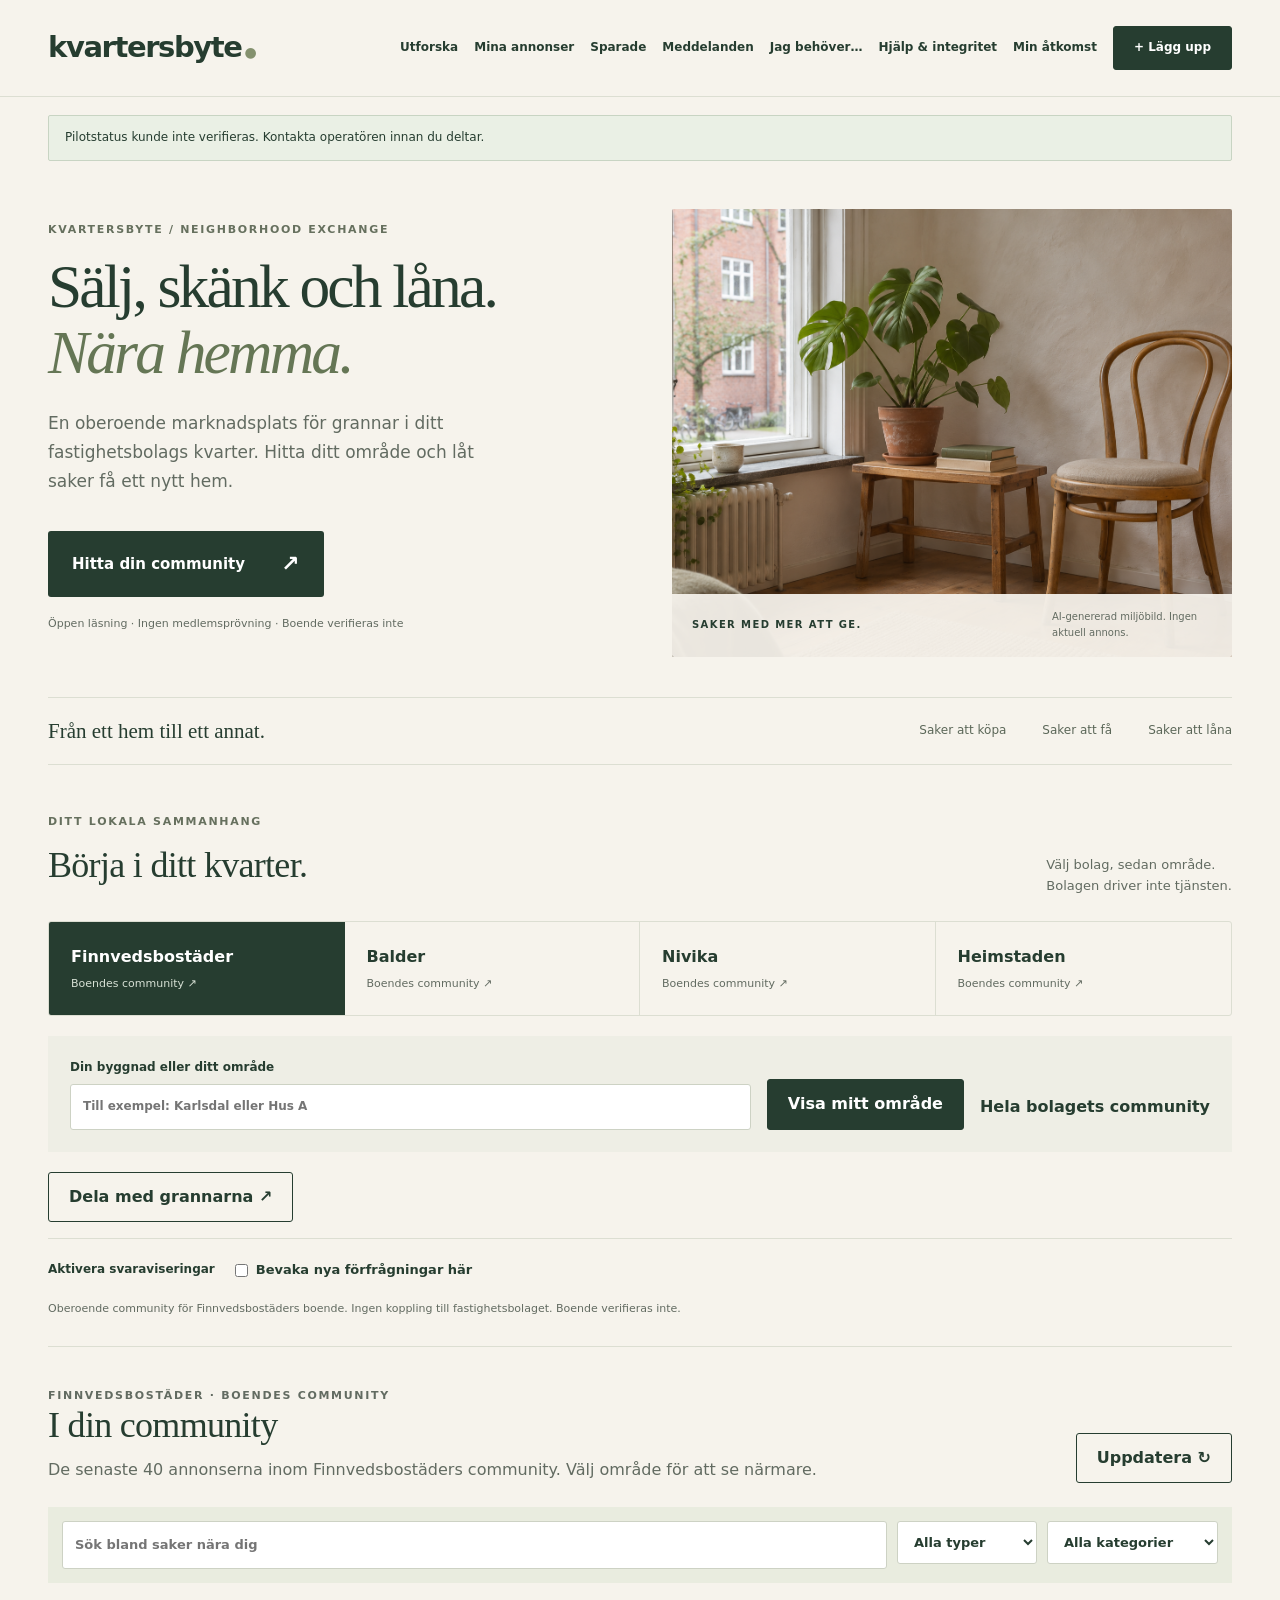
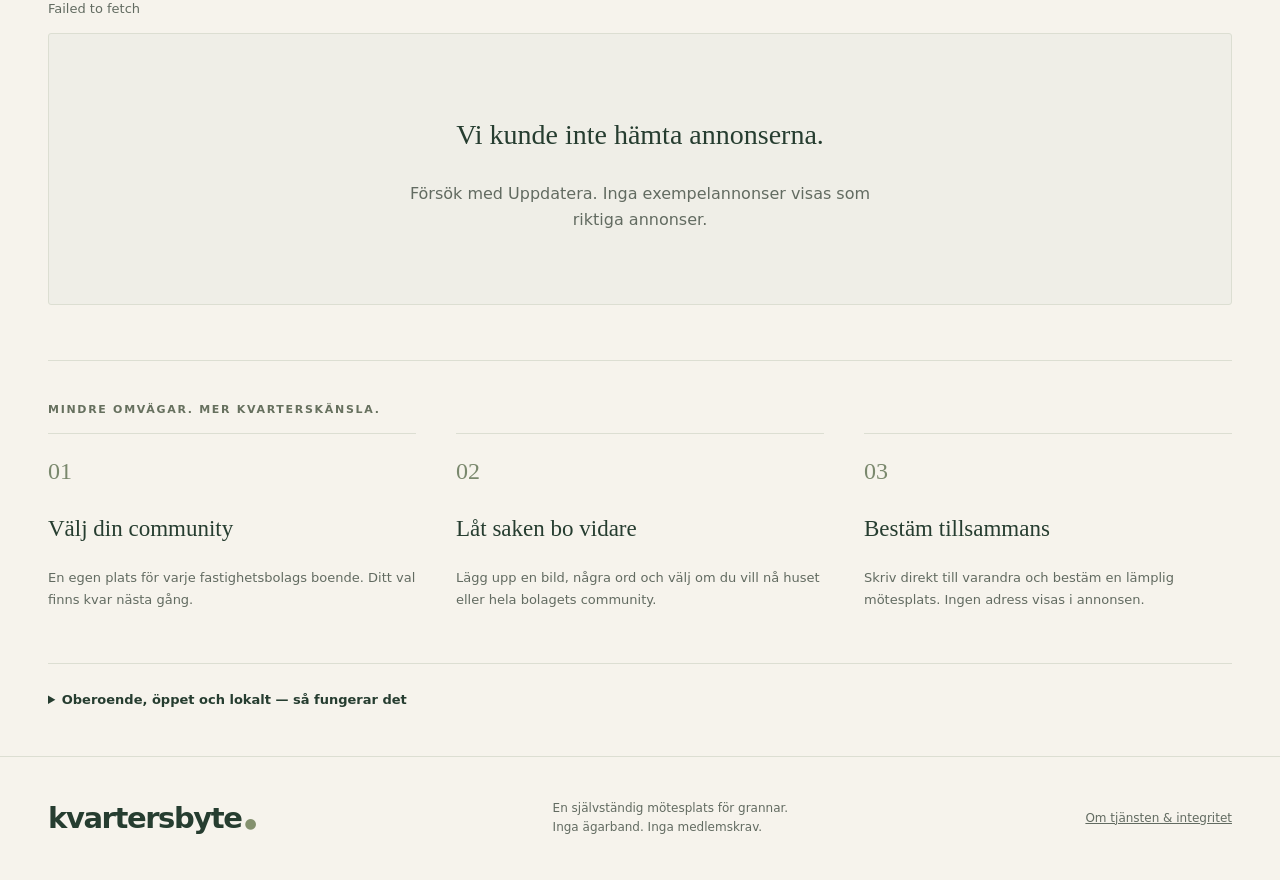
<file: index.html>
<!doctype html>
<html lang="sv"><head><meta charset="utf-8"><meta name="viewport" content="width=device-width,initial-scale=1"><meta name="referrer" content="no-referrer"><meta name="theme-color" content="#183d38"><meta name="description" content="Din fastighet. Dina grannar. En oberoende plats för att sälja, skänka, låna och hjälpa varandra nära hemmet."><title>Kvartersbyte — för grannar, av grannar</title><link rel="stylesheet" href="community.css?v=photographic-1"></head>
<body><header><a class="brand" href="/">kvartersbyte<span>●</span></a><button id="menuToggle" class="outline menu-toggle" aria-expanded="false" aria-controls="mainNav">Meny</button><nav id="mainNav" aria-label="Huvudmeny"><button id="browseNav" class="textbutton">Utforska</button><button id="mineNav" class="textbutton">Mina annonser</button><button id="savedNav" class="textbutton">Sparade</button><button id="inboxNav" class="textbutton">Meddelanden</button><button id="requestNav" class="textbutton">Jag behöver…</button><button id="supportNav" class="textbutton">Hjälp & integritet</button><button id="accessNav" class="textbutton">Min åtkomst</button><button class="primary" id="createNav">+ Lägg upp</button></nav></header>
<main><aside id="pilotBanner" class="pilot-banner" role="status">Hämtar pilotstatus…</aside><section class="hero"><div class="hero-copy"><p class="eyebrow">KVARTERSBYTE / NEIGHBORHOOD EXCHANGE</p><h1>Sälj, skänk och låna.<br><em>Nära hemma.</em></h1><p class="lead">En oberoende marknadsplats för grannar i ditt fastighetsbolags kvarter. Hitta ditt område och låt saker få ett nytt hem.</p><a class="hero-link" href="#community">Hitta din community <span aria-hidden="true">↗</span></a><p class="hero-note">Öppen läsning · Ingen medlemsprövning · Boende verifieras inte</p></div><figure class="hero-photo"><img src="neighborhood.png" width="1536" height="1024" fetchpriority="high" alt="En trästol, ett litet bord och gröna växter i ett ljust, illustrativt hemmiljömotiv"><figcaption><span>SAKER MED MER ATT GE.</span><small>AI-genererad miljöbild. Ingen aktuell annons.</small></figcaption></figure></section><div class="purpose-strip"><p>Från ett hem till ett annat.</p><span>Saker att köpa</span><span>Saker att få</span><span>Saker att låna</span></div>
<section class="community" id="community"><div class="sectionheading"><div><p class="eyebrow">DITT LOKALA SAMMANHANG</p><h2>Börja i ditt kvarter.</h2></div><p>Välj bolag, sedan område.<br>Bolagen driver inte tjänsten.</p></div><datalist id="areaSuggestions"></datalist><div id="companies" class="company-grid" aria-label="Fastighetsbolag"></div><div class="location-bar"><label>Din byggnad eller ditt område<input list="areaSuggestions" id="building" maxlength="80" placeholder="Till exempel: Karlsdal eller Hus A" autocomplete="off"></label><button id="saveBuilding" class="primary">Visa mitt område</button><button id="allBuildings" class="textbutton">Hela bolagets community</button></div><div class="share-community"><button id="shareCommunity" class="outline">Dela med grannarna ↗</button><span id="shareStatus" role="status" aria-live="polite"></span></div><div class="return-controls"><button id="notifyButton" class="textbutton">Aktivera svaraviseringar</button><label class="checklabel"><input id="watchRequests" type="checkbox"> Bevaka nya förfrågningar här</label><span id="notifyStatus" role="status"></span></div><p id="affiliation" class="affiliation"></p></section>
<section id="feedSection"><div class="feedheading"><div><p class="eyebrow" id="feedEyebrow">DIN COMMUNITY</p><h2 id="feedTitle">Nära dig</h2><p id="feedSubtitle"></p></div><button id="refresh" class="outline">Uppdatera ↻</button></div><div class="toolbar"><label class="searchlabel"><span class="sr-only">Sök annonser</span><input type="search" id="search" placeholder="Sök bland saker nära dig"></label><label><span class="sr-only">Typ av annons</span><select id="kindFilter"><option value="">Alla typer</option><option value="sell">Säljes</option><option value="give">Skänkes</option><option value="lend">Lånas ut</option><option value="wanted">Sökes</option></select></label><label><span class="sr-only">Kategori</span><select id="categoryFilter"><option value="">Alla kategorier</option><option value="furniture">Möbler</option><option value="home">Hem & inredning</option><option value="tools">Verktyg</option><option value="plants">Växter</option><option value="kids">Barn & fritid</option><option value="other">Övrigt</option></select></label></div><p id="status" role="status" aria-live="polite"></p><div id="requestBoard"></div><div id="listings" class="listing-grid"></div></section>
<section id="inboxSection" hidden><div class="feedheading"><div><p class="eyebrow">BARA MELLAN ER</p><h2>Meddelanden</h2><p>Nya svar markeras automatiskt medan sidan är öppen. Ingen e-post eller push skickas.</p></div><button id="refreshInbox" class="outline">Uppdatera ↻</button></div><div id="threads"></div></section>
<section class="how"><p class="eyebrow">MINDRE OMVÄGAR. MER KVARTERSKÄNSLA.</p><div class="how-grid"><article><span>01</span><h3>Välj din community</h3><p>En egen plats för varje fastighetsbolags boende. Ditt val finns kvar nästa gång.</p></article><article><span>02</span><h3>Låt saken bo vidare</h3><p>Lägg upp en bild, några ord och välj om du vill nå huset eller hela bolagets community.</p></article><article><span>03</span><h3>Bestäm tillsammans</h3><p>Skriv direkt till varandra och bestäm en lämplig mötesplats. Ingen adress visas i annonsen.</p></article></div></section>
<details id="about"><summary>Oberoende, öppet och lokalt — så fungerar det</summary><p>Kvartersbyte utvecklas och drivs självständigt av Christo van Zyl. Tjänsten är inte ansluten till, beställd av eller godkänd av Finnvedsbostäder, Balder, Nivika eller Heimstaden. Bolagsnamnen används för att hjälpa boende hitta varandra. Vi använder inte bolagens logotyper.</p><p>Vem som helst kan välja en community. Vi kontrollerar inte hyresavtal eller om en person bor där. Annonser är offentligt läsbara via communityn; ett område är ett filter, inte en åtkomstspärr. Lägg aldrig ut portkod, lägenhetsnummer, personnummer eller exakt hemadress.</p><p>Vi sparar ditt communityval och en privat nyckel i webbläsaren. Nyckeln ger tillgång till dina annonser och meddelanden på denna enhet. Spara frivilligt en privat återställningskod under Min åtkomst för att kunna återställa på en annan enhet. Utan koden förloras åtkomsten om du rensar webbplatsdata. Dela aldrig koden. Annonser visas i högst 60 dagar, eller till valt sista hämtdatum och kan tas bort av dig. Meddelanden och anmälningar lagras på servern för att leverera tjänsten och hantera missbruk. Tekniska begränsningar använder tidsbegränsade, hashade nätverksuppgifter; ingen användningsanalys är aktiverad.</p><p><a href="/privacy.html">Fullständig integritets- och pilotinformation</a> · <a href="/?support=privacy">Direkt support och integritetskontakt</a></p><p>Anmäl olämpliga annonser och blockera oönskad kontakt i en konversation. Anmälningar hamnar i operatörens granskningskö; ingen omedelbar eller ständig bevakning utlovas. Använd bara tjänsten för lagliga vardagsföremål. Inga betalningar hanteras av tjänsten.</p><p><a href="https://christo-portfolio-public.vercel.app/" rel="noreferrer">Kontakt och information om utvecklaren ↗</a></p></details></main>
<footer><a class="brand" href="/">kvartersbyte<span>●</span></a><p>En självständig mötesplats för grannar.<br>Inga ägarband. Inga medlemskrav.</p><a href="#about">Om tjänsten & integritet</a></footer>
<dialog id="compose"><form id="postForm"><div class="dialoghead"><div><p class="eyebrow" id="postCommunity"></p><h2>Låt något bo vidare.</h2></div><button type="button" class="close" aria-label="Stäng">×</button></div><label>Rubrik<input name="title" minlength="3" maxlength="80" required placeholder="Vad vill du dela med grannarna?"></label><div class="formrow"><label>Typ<select name="kind"><option value="sell">Säljes</option><option value="give">Skänkes</option><option value="lend">Lånas ut</option><option value="wanted">Sökes</option></select></label><label>Pris i kronor<input name="price" type="number" min="0" max="1000000" value="0" required></label></div><label>Kategori<select name="category"><option value="furniture">Möbler</option><option value="home">Hem & inredning</option><option value="tools">Verktyg</option><option value="plants">Växter</option><option value="kids">Barn & fritid</option><option value="other">Övrigt</option></select></label><label>Byggnad eller område (ingen gatuadress)<input name="building" minlength="2" maxlength="80" required></label><label>Vem vill du nå?<select name="scope"><option value="building">Mitt hus / område</option><option value="company">Hela bolagets community</option></select></label><label>Ditt förnamn eller smeknamn<input name="nickname" maxlength="40" required autocomplete="nickname"></label><label>Beskrivning<textarea name="description" minlength="5" maxlength="1200" rows="4" required placeholder="Skick, mått och vad grannen behöver veta. Dela inga privata adresser."></textarea></label><details class="collection-fields"><summary>Gör hämtningen enklare</summary><label>Senast hämtad / behövs senast (valfritt)<input name="deadline" type="datetime-local"></label><label>Mått (valfritt)<input name="dimensions" maxlength="100" placeholder="Bredd × djup × höjd"></label><label>Våning / tillgänglighet (ingen exakt adress)<input name="floor_info" maxlength="100" placeholder="Till exempel: andra våningen"></label><label>Finns hiss?<select name="lift_available"><option value="">Ej angivet</option><option value="yes">Ja</option><option value="no">Nej</option></select></label><label class="checklabel"><input name="carrying_help" type="checkbox"> Bärhjälp behövs</label><label>Hämtinformation<textarea name="collection_notes" maxlength="300" rows="2" placeholder="Till exempel: ta med två personer. Dela mötesadress privat senare."></textarea></label></details><label>Bild (valfritt)<input id="photo" type="file" accept="image/jpeg,image/png,image/webp"></label><img id="photoPreview" alt="Din valda annonsbild" hidden><p class="fine">Annonsen syns för andra i vald community. Du hanterar den och läser svar i denna webbläsare. Ingen inloggning eller medlemskontroll krävs.</p><p id="postStatus" role="status"></p><button class="primary" id="publishButton">Publicera annons</button></form></dialog>
<dialog id="detail"><div class="dialoghead"><h2 id="detailTitle">Annons</h2><button class="close" aria-label="Stäng">×</button></div><div id="detailBody"></div></dialog>
<dialog id="contact"><div class="dialoghead"><h2>Skriv till grannen</h2><button class="close" aria-label="Stäng">×</button></div><form id="contactForm"><label>Ditt förnamn eller smeknamn<input name="name" maxlength="40" required></label><label>Meddelande<textarea name="body" maxlength="1200" rows="4" required placeholder="Hej! Finns den kvar?"></textarea></label><p class="fine">Meddelandet visas bara för annonsören och dig. Läs svaret under Meddelanden på denna enhet.</p><p id="contactStatus" role="status"></p><button class="primary">Skicka meddelande</button></form></dialog>
<dialog id="report"><div class="dialoghead"><h2>Anmäl annons</h2><button class="close" aria-label="Stäng">×</button></div><form id="reportForm"><label>Vad är problemet?<textarea name="reason" minlength="3" maxlength="400" rows="4" required></textarea></label><p id="reportStatus" role="status"></p><button class="primary">Skicka anmälan</button></form></dialog>
<dialog id="conversation"><div class="dialoghead"><h2>Er konversation</h2><button class="close" aria-label="Stäng">×</button></div><div id="handoffPanel"></div><div id="messages"></div><form id="replyForm"><label>Svara<textarea name="body" rows="3" maxlength="1200" required></textarea></label><p id="replyStatus" role="status"></p><button class="primary">Skicka svar</button><button class="textbutton danger" id="blockButton" type="button">Blockera kontakt</button></form></dialog>
<dialog id="access"><div class="dialoghead"><h2>Behåll din åtkomst</h2><button class="close" aria-label="Stäng">×</button></div><p>Utan konto kan du flytta dina annonser och samtal till en annan enhet med en privat återställningskod.</p><button id="exportAccess" class="primary">Ladda ner min återställningskod</button><p class="fine">Filen ger full åtkomst till dina annonser och samtal. Spara den privat. Skicka den aldrig till grannar eller i en annons.</p><details><summary>Återställ på denna enhet</summary><form id="restoreForm"><label>Återställningskod<input name="code" type="password" autocomplete="off" required minlength="64" maxlength="80"></label><p class="fine">Återställning byter identitet på denna enhet. Spara först din nuvarande kod om du redan har annonser här. Identiteter slås inte ihop.</p><button class="primary">Återställ min åtkomst</button></form></details><p id="accessStatus" role="status"></p></dialog><dialog id="supportDialog"><div class="dialoghead"><h2>Hjälp & integritet</h2><button class="close" aria-label="Stäng">×</button></div><p>En direkt kanal till operatörens privata ärendekö. Läs svaret här på samma enhet. Ingen dygnet-runt-bemanning utlovas.</p><a href="/privacy.html">Läs integritetsinformationen</a><form id="supportForm"><label>Ärendetyp<select name="category"><option value="support">Support</option><option value="privacy">Integritet / tillgång / rättelse / radering</option><option value="abuse">Missbruk eller trygghetsproblem</option></select></label><label>Beskriv ditt ärende<textarea name="body" minlength="5" maxlength="2000" rows="4" required placeholder="Ange bara det som behövs. Skriv aldrig din privata återställningskod här."></textarea></label><p id="supportStatus" role="status"></p><button class="primary">Skicka ärende</button></form><div class="actions"><button id="refreshCases" class="outline">Hämta mina ärenden</button><button id="exportData" class="outline">Exportera mina uppgifter</button></div><div id="supportCases"></div></dialog><script src="community.js" defer></script></body></html>
</file>
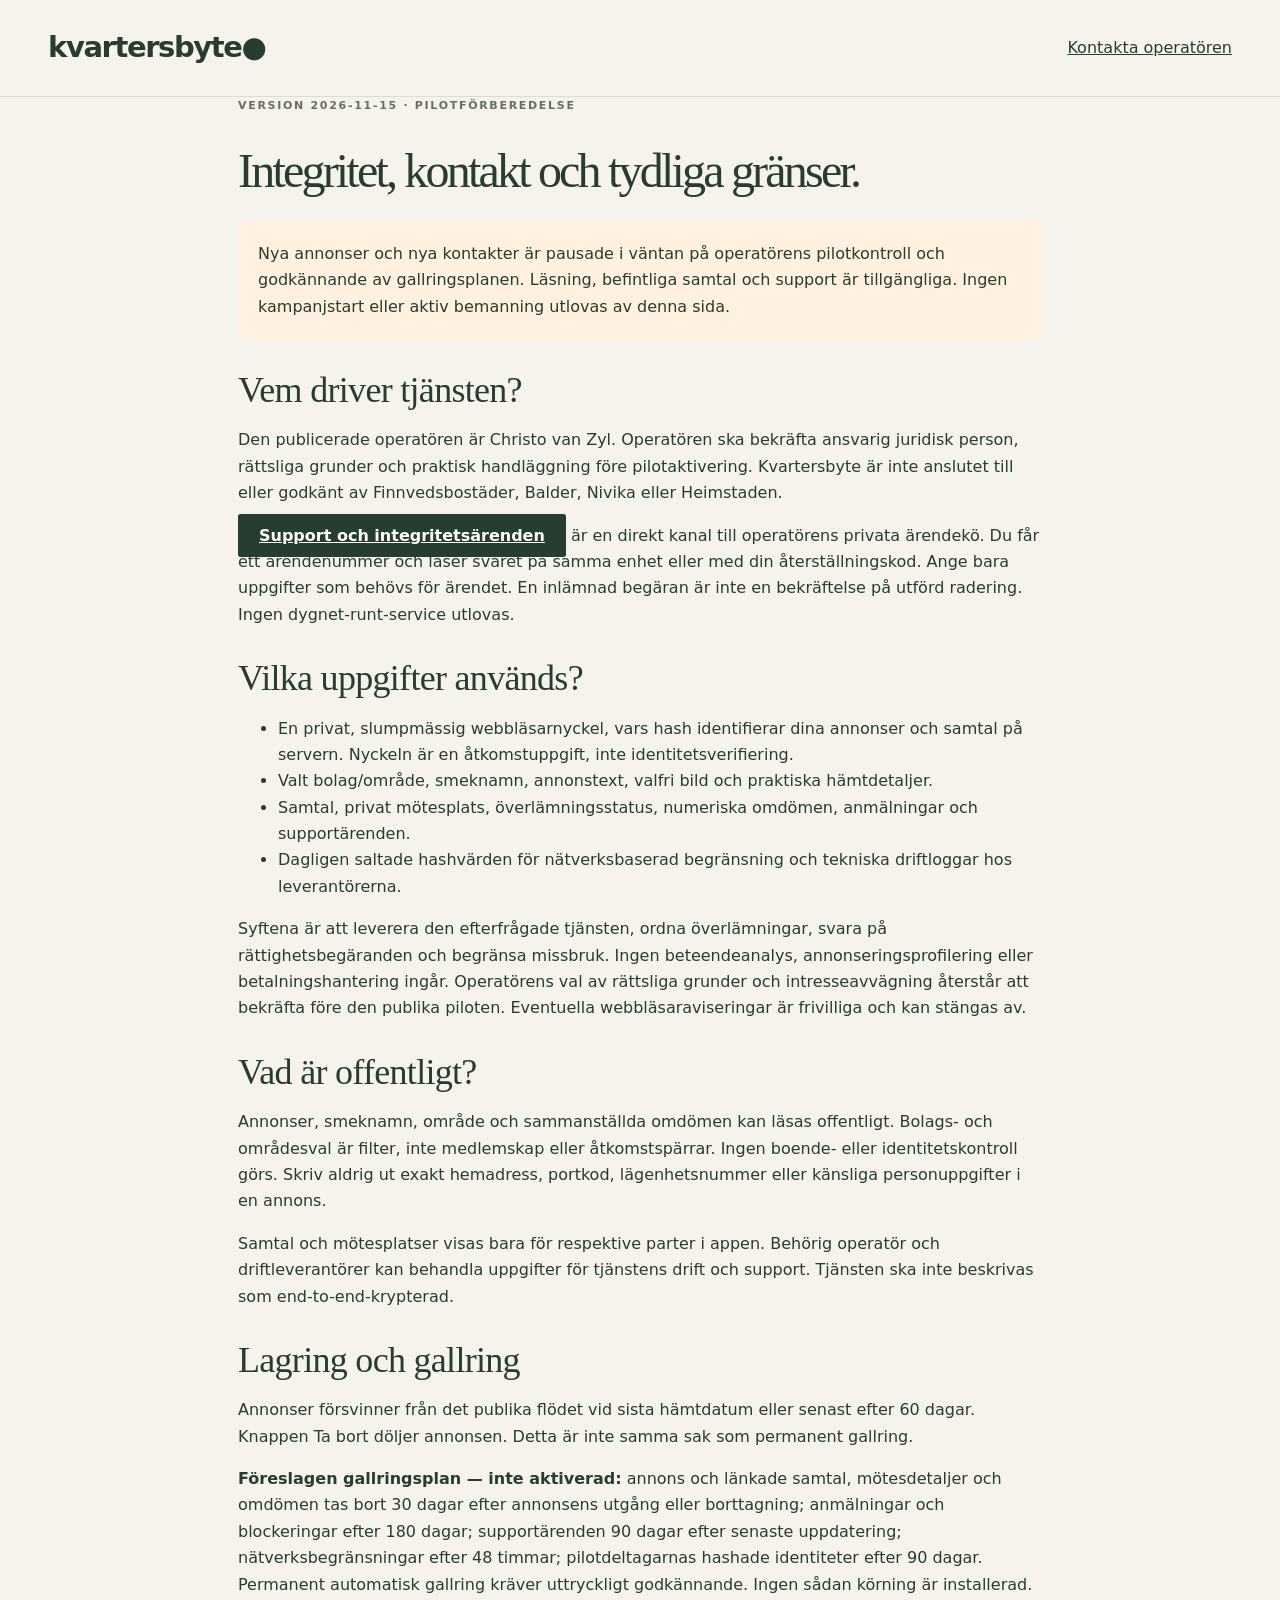
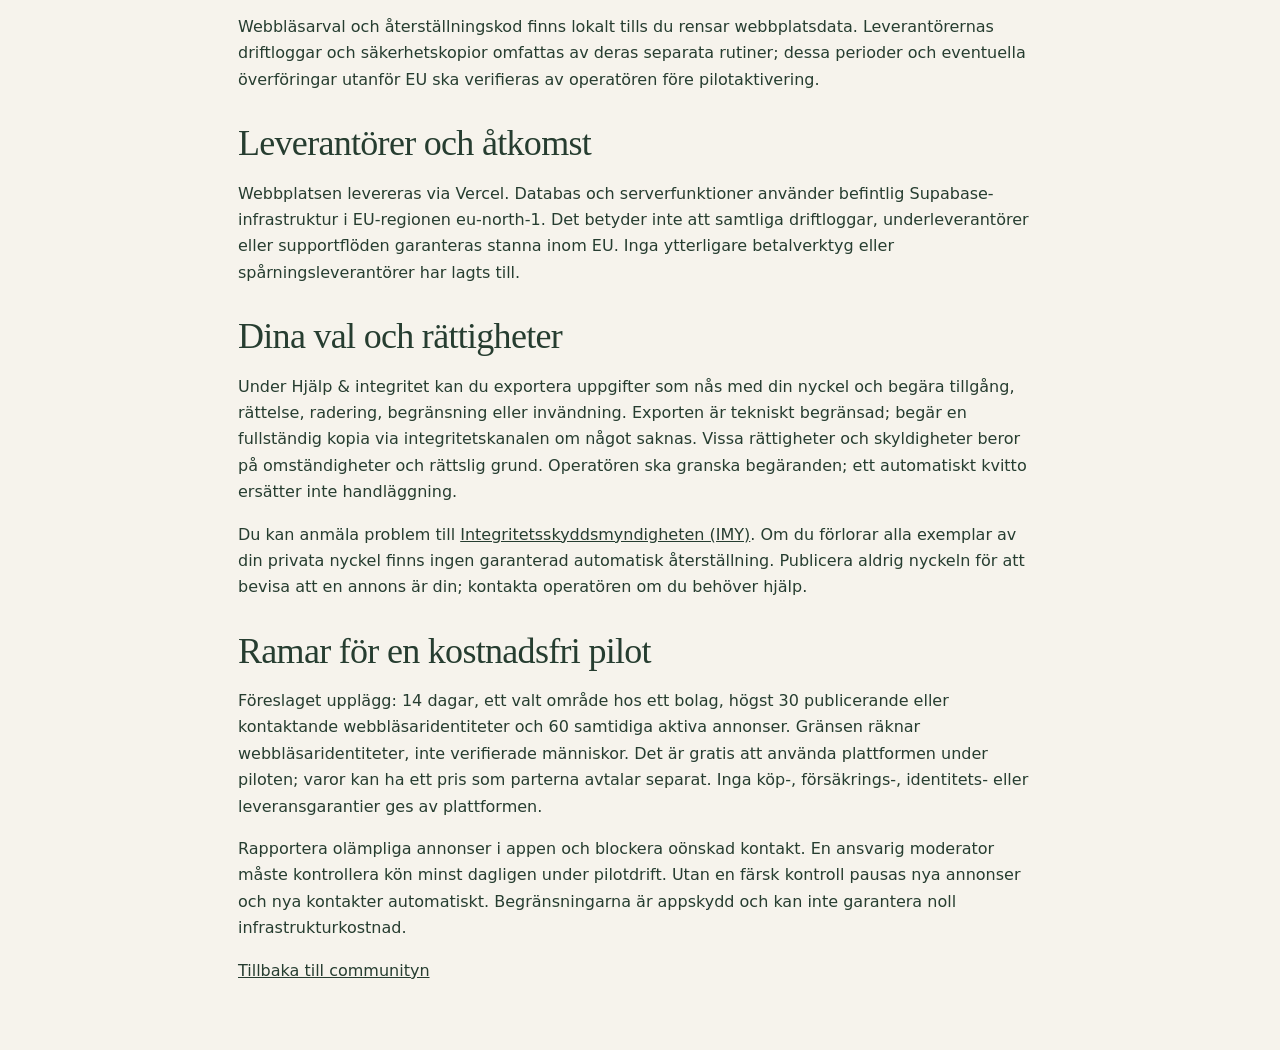
<file: privacy.html>
<!doctype html><html lang="sv"><head><meta charset="utf-8"><meta name="viewport" content="width=device-width,initial-scale=1"><meta name="referrer" content="no-referrer"><title>Integritet och pilotvillkor — Kvartersbyte</title><link rel="stylesheet" href="community.css"></head><body><header><a class="brand" href="/">kvartersbyte●</a><a href="/?support=privacy">Kontakta operatören</a></header><main class="policy"><p class="eyebrow">VERSION 2026-11-15 · PILOTFÖRBEREDELSE</p><h1>Integritet, kontakt och tydliga gränser.</h1><p class="notice">Nya annonser och nya kontakter är pausade i väntan på operatörens pilotkontroll och godkännande av gallringsplanen. Läsning, befintliga samtal och support är tillgängliga. Ingen kampanjstart eller aktiv bemanning utlovas av denna sida.</p><h2>Vem driver tjänsten?</h2><p>Den publicerade operatören är Christo van Zyl. Operatören ska bekräfta ansvarig juridisk person, rättsliga grunder och praktisk handläggning före pilotaktivering. Kvartersbyte är inte anslutet till eller godkänt av Finnvedsbostäder, Balder, Nivika eller Heimstaden.</p><p><a class="primary" href="/?support=privacy">Support och integritetsärenden</a> är en direkt kanal till operatörens privata ärendekö. Du får ett ärendenummer och läser svaret på samma enhet eller med din återställningskod. Ange bara uppgifter som behövs för ärendet. En inlämnad begäran är inte en bekräftelse på utförd radering. Ingen dygnet-runt-service utlovas.</p><h2>Vilka uppgifter används?</h2><ul><li>En privat, slumpmässig webbläsarnyckel, vars hash identifierar dina annonser och samtal på servern. Nyckeln är en åtkomstuppgift, inte identitetsverifiering.</li><li>Valt bolag/område, smeknamn, annonstext, valfri bild och praktiska hämtdetaljer.</li><li>Samtal, privat mötesplats, överlämningsstatus, numeriska omdömen, anmälningar och supportärenden.</li><li>Dagligen saltade hashvärden för nätverksbaserad begränsning och tekniska driftloggar hos leverantörerna.</li></ul><p>Syftena är att leverera den efterfrågade tjänsten, ordna överlämningar, svara på rättighetsbegäranden och begränsa missbruk. Ingen beteendeanalys, annonseringsprofilering eller betalningshantering ingår. Operatörens val av rättsliga grunder och intresseavvägning återstår att bekräfta före den publika piloten. Eventuella webbläsaraviseringar är frivilliga och kan stängas av.</p><h2>Vad är offentligt?</h2><p>Annonser, smeknamn, område och sammanställda omdömen kan läsas offentligt. Bolags- och områdesval är filter, inte medlemskap eller åtkomstspärrar. Ingen boende- eller identitetskontroll görs. Skriv aldrig ut exakt hemadress, portkod, lägenhetsnummer eller känsliga personuppgifter i en annons.</p><p>Samtal och mötesplatser visas bara för respektive parter i appen. Behörig operatör och driftleverantörer kan behandla uppgifter för tjänstens drift och support. Tjänsten ska inte beskrivas som end-to-end-krypterad.</p><h2>Lagring och gallring</h2><p>Annonser försvinner från det publika flödet vid sista hämtdatum eller senast efter 60 dagar. Knappen Ta bort döljer annonsen. Detta är inte samma sak som permanent gallring.</p><p><strong>Föreslagen gallringsplan — inte aktiverad:</strong> annons och länkade samtal, mötesdetaljer och omdömen tas bort 30 dagar efter annonsens utgång eller borttagning; anmälningar och blockeringar efter 180 dagar; supportärenden 90 dagar efter senaste uppdatering; nätverksbegränsningar efter 48 timmar; pilotdeltagarnas hashade identiteter efter 90 dagar. Permanent automatisk gallring kräver uttryckligt godkännande. Ingen sådan körning är installerad.</p><p>Webbläsarval och återställningskod finns lokalt tills du rensar webbplatsdata. Leverantörernas driftloggar och säkerhetskopior omfattas av deras separata rutiner; dessa perioder och eventuella överföringar utanför EU ska verifieras av operatören före pilotaktivering.</p><h2>Leverantörer och åtkomst</h2><p>Webbplatsen levereras via Vercel. Databas och serverfunktioner använder befintlig Supabase-infrastruktur i EU-regionen eu-north-1. Det betyder inte att samtliga driftloggar, underleverantörer eller supportflöden garanteras stanna inom EU. Inga ytterligare betalverktyg eller spårningsleverantörer har lagts till.</p><h2>Dina val och rättigheter</h2><p>Under Hjälp & integritet kan du exportera uppgifter som nås med din nyckel och begära tillgång, rättelse, radering, begränsning eller invändning. Exporten är tekniskt begränsad; begär en fullständig kopia via integritetskanalen om något saknas. Vissa rättigheter och skyldigheter beror på omständigheter och rättslig grund. Operatören ska granska begäranden; ett automatiskt kvitto ersätter inte handläggning.</p><p>Du kan anmäla problem till <a href="https://www.imy.se/privatperson/utfora-arenden/lamna-ett-klagomal/" rel="noreferrer">Integritetsskyddsmyndigheten (IMY)</a>. Om du förlorar alla exemplar av din privata nyckel finns ingen garanterad automatisk återställning. Publicera aldrig nyckeln för att bevisa att en annons är din; kontakta operatören om du behöver hjälp.</p><h2>Ramar för en kostnadsfri pilot</h2><p>Föreslaget upplägg: 14 dagar, ett valt område hos ett bolag, högst 30 publicerande eller kontaktande webbläsaridentiteter och 60 samtidiga aktiva annonser. Gränsen räknar webbläsaridentiteter, inte verifierade människor. Det är gratis att använda plattformen under piloten; varor kan ha ett pris som parterna avtalar separat. Inga köp-, försäkrings-, identitets- eller leveransgarantier ges av plattformen.</p><p>Rapportera olämpliga annonser i appen och blockera oönskad kontakt. En ansvarig moderator måste kontrollera kön minst dagligen under pilotdrift. Utan en färsk kontroll pausas nya annonser och nya kontakter automatiskt. Begränsningarna är appskydd och kan inte garantera noll infrastrukturkostnad.</p><p><a href="/">Tillbaka till communityn</a></p></main></body></html>
</file>
<file: community.css>
:root{--ink:#183d38;--muted:#687a73;--paper:#f7f6f0;--line:#dce2d7;--orange:#ebaa70;--soft:#eaf0e5}*{box-sizing:border-box}html{scroll-behavior:smooth}body{margin:0;background:var(--paper);color:var(--ink);font:15px/1.65 system-ui,sans-serif}button,input,textarea,select{font:inherit}button,a,input,select,textarea{-webkit-tap-highlight-color:transparent}button{cursor:pointer}a{color:inherit}button:focus-visible,a:focus-visible,input:focus-visible,select:focus-visible,textarea:focus-visible{outline:3px solid #dc8f51;outline-offset:4px}header{max-width:1250px;margin:auto;padding:24px 36px;display:flex;justify-content:space-between;align-items:center;border-bottom:1px solid var(--line)}.brand{text-decoration:none;font-weight:850;font-size:27px;letter-spacing:-1.2px}.brand span{color:var(--orange);font-size:14px;padding-left:3px}nav{display:flex;gap:20px;align-items:center}.textbutton{background:none;color:var(--ink);border:0;padding:9px 0;font-weight:650}.primary,.outline{border:1px solid var(--ink);border-radius:8px;padding:11px 20px;background:var(--ink);color:white;font-weight:650}.outline{background:transparent;color:var(--ink)}main{max-width:1250px;margin:auto;padding:0 36px}.hero{padding:66px 0 56px;display:grid;grid-template-columns:1.3fr .8fr;align-items:center;gap:40px}.eyebrow{font-size:10px;letter-spacing:2px;font-weight:800;text-transform:uppercase;margin:0 0 14px;color:var(--muted)}h1{font-family:Georgia,serif;font-size:clamp(38px,4.8vw,66px);font-weight:500;letter-spacing:-2.7px;line-height:1.09;margin:0 0 24px}h2{font-family:Georgia,serif;font-size:32px;line-height:1.15;font-weight:500;letter-spacing:-.7px;margin:0 0 10px}h3{font-size:17px;line-height:1.3}.lead{color:var(--muted);max-width:490px;font-size:16px}.hero-link{display:inline-flex;gap:50px;align-items:center;font-weight:700;margin-top:18px;text-decoration:none;border-bottom:1px solid;padding-bottom:7px}.hero-link span{font-size:25px}.hero-art{position:relative;height:340px;border-radius:150px 150px 12px 12px;overflow:hidden;background:#e7e9d9}.art-window{position:absolute;left:20%;top:12%;width:60%;height:65%;border:8px solid #f6f4e8;border-radius:90px 90px 0 0;background:linear-gradient(130deg,#c0d5c6,#e9c894)}.art-window:after{content:'';position:absolute;height:100%;width:7px;left:48%;background:#f6f4e8}.art-sun{position:absolute;width:80px;height:80px;background:#eab06d;border-radius:50%;top:45px;right:55px;opacity:.7}.art-table{position:absolute;width:75%;height:13px;background:#9e7653;left:12.5%;bottom:75px;border-radius:4px}.art-table:before,.art-table:after{content:'';position:absolute;top:10px;width:11px;height:80px;background:#9e7653;left:10%}.art-table:after{left:86%}.art-vase{position:absolute;background:#d9966f;bottom:88px;left:45%;width:76px;height:88px;border-radius:8px 8px 35px 35px}.art-leaf{position:absolute;background:#426952;width:75px;height:38px;border-radius:0 90% 0 90%;left:35%;bottom:190px;transform:rotate(25deg)}.l2{left:51%;bottom:200px;transform:rotate(-70deg)}.l3{left:47%;bottom:230px;transform:rotate(-30deg)}.art-label{position:absolute;bottom:14px;left:0;width:100%;text-align:center;font-size:9px;letter-spacing:2px;font-weight:bold}.sectionheading,.feedheading{display:flex;justify-content:space-between;align-items:end;gap:20px;margin-bottom:24px}.sectionheading>p{color:var(--muted);font-size:13px;margin:0}.community{padding:35px 0;border-top:1px solid var(--line);border-bottom:1px solid var(--line);scroll-margin-top:20px}.company-grid{display:grid;grid-template-columns:repeat(5,1fr);gap:10px}.company-card{text-align:left;padding:20px 14px;border:1px solid var(--line);border-radius:9px;background:transparent;color:var(--ink)}.company-card strong{display:block;font-size:14px}.company-card small{font-size:11px;color:var(--muted)}.company-card[aria-pressed=true]{border-color:var(--ink);background:var(--ink);color:white}.company-card[aria-pressed=true] small{color:#d6e0d4}.location-bar{display:flex;align-items:end;gap:16px;margin-top:24px}.location-bar label{flex:1;max-width:420px;font-size:12px;font-weight:650}.location-bar input{margin-bottom:0}.affiliation,.fine{font-size:12px;color:var(--muted)}.affiliation{margin-bottom:0}input,select,textarea{background:white;color:var(--ink);padding:12px;border:1px solid var(--line);border-radius:7px;max-width:100%}label{display:block;font-weight:600;font-size:13px}label input,label select,label textarea{display:block;width:100%;margin:6px 0 16px}#feedSection,#inboxSection{padding:40px 0;scroll-margin-top:20px}.feedheading p{color:var(--muted);margin:0}.toolbar{display:flex;gap:12px}.toolbar label{min-width:140px}.toolbar .searchlabel{flex:1}.toolbar select,.toolbar input{margin:0}.listing-grid{display:grid;grid-template-columns:repeat(3,1fr);gap:22px}.listing{border:1px solid var(--line);border-radius:12px;overflow:hidden;background:#fff;position:relative}.listing-visual{height:210px;background:#e6eadc;display:flex;align-items:center;justify-content:center;position:relative}.listing-visual img{width:100%;height:100%;object-fit:cover}.object-icon{font-size:65px;color:#63826d;font-family:Georgia,serif}.listing-type{position:absolute;left:12px;top:12px;padding:3px 10px;border-radius:20px;background:#fff;font-size:10px;font-weight:bold;text-transform:uppercase;letter-spacing:.7px}.listing-body{padding:18px}.listing-body h3{margin:6px 0 14px}.listing-body small{color:var(--muted);font-size:11px}.listing-bottom{display:flex;justify-content:space-between;align-items:center}.price{font-weight:800;font-size:19px}.empty{grid-column:1/-1;padding:55px 25px;border:1px dashed #b5c6b7;border-radius:12px;text-align:center;background:var(--soft)}.empty h3{font-family:Georgia,serif;font-size:28px;font-weight:500}.empty p{color:var(--muted);max-width:500px;margin:15px auto}#status{font-size:13px;color:var(--muted);min-height:22px}.how{padding:38px 0;border-top:1px solid var(--line)}.how-grid{display:grid;grid-template-columns:repeat(3,1fr);gap:40px}.how-grid article>span{font-family:Georgia,serif;font-size:32px;color:#8c9e88}.how-grid p{font-size:13px;color:var(--muted)}details{padding:25px 0;border-top:1px solid var(--line);font-size:13px;color:var(--muted)}summary{color:var(--ink);font-weight:700;cursor:pointer}details p{max-width:850px}footer{max-width:1250px;margin:20px auto 0;padding:30px 36px;display:flex;align-items:center;justify-content:space-between;gap:20px;border-top:1px solid var(--line)}footer p,footer>a:last-child{font-size:12px;color:var(--muted)}dialog{border:0;border-radius:16px;padding:30px;max-width:560px;width:calc(100% - 30px);max-height:90vh;color:var(--ink);background:var(--paper)}dialog::backdrop{background:#15372dbb;backdrop-filter:blur(4px)}.dialoghead{display:flex;align-items:start;justify-content:space-between;gap:15px;margin-bottom:20px}.dialoghead h2{font-size:29px}.close{font-size:28px;border:0;background:none;color:var(--ink);line-height:1;padding:0 3px}.formrow{display:grid;grid-template-columns:1fr 1fr;gap:15px}#photoPreview,.detailphoto{width:100%;max-height:300px;object-fit:contain;border-radius:10px}.actions{display:flex;flex-wrap:wrap;gap:10px;margin-top:20px}.danger{color:#9c332f}.thread{display:flex;justify-content:space-between;align-items:center;border:1px solid var(--line);border-radius:10px;padding:18px;margin:12px 0;background:white;gap:20px}.thread h3{margin:0}.bubble{padding:13px 18px;border-radius:10px;background:#fff;margin:10px 30px 10px 0;white-space:pre-wrap;overflow-wrap:anywhere}.bubble.mine{background:#dae8d7;margin:10px 0 10px 30px}.bubble small{display:block;color:var(--muted);font-size:10px;margin-top:8px}#messages{max-height:40vh;overflow-y:auto}.sr-only{position:absolute;width:1px;height:1px;overflow:hidden;clip:rect(0,0,0,0)}[hidden]{display:none!important}button:disabled{opacity:.5;cursor:wait}@media(max-width:850px){header{padding:18px 20px;align-items:start;gap:14px;flex-direction:column}nav{gap:18px;font-size:12px;flex-wrap:wrap}nav .primary{padding:8px 12px}main{padding:0 20px}.hero{padding:38px 0;gap:25px}.hero-art{height:290px}h1{letter-spacing:-1.6px}.company-grid{grid-template-columns:repeat(3,1fr)}.listing-grid{grid-template-columns:repeat(2,1fr)}.location-bar{flex-wrap:wrap}.location-bar label{max-width:none;flex-basis:100%}.toolbar{flex-wrap:wrap}.toolbar .searchlabel{flex-basis:100%}.toolbar label{flex:1}.how-grid{gap:20px}footer{padding:24px 20px;flex-wrap:wrap}}@media(max-width:550px){.hero{grid-template-columns:1fr}.hero-art{height:220px;display:none}.company-grid{grid-template-columns:repeat(2,1fr)}.company-card{padding:14px}.sectionheading,.feedheading{align-items:start}.sectionheading>p{display:none}h2{font-size:27px}.listing-grid{gap:12px}.listing-visual{height:155px}.listing-body{padding:12px}.listing-body h3{font-size:15px}.listing-bottom{align-items:start;gap:5px;flex-direction:column}.how-grid{grid-template-columns:1fr;gap:8px}.how-grid article{display:grid;grid-template-columns:40px 1fr;gap:0 14px}.how-grid article p{grid-column:2;margin-top:0}dialog{padding:22px}.brand{font-size:25px}.location-bar .primary{font-size:13px}.location-bar .textbutton{font-size:12px}}

.share-community{display:flex;align-items:center;flex-wrap:wrap;gap:16px;margin-top:18px}.share-community>span{font-size:12px;color:var(--muted)}.save-item{position:absolute;right:12px;top:12px;z-index:1;background:white;border:0;border-radius:50%;width:35px;height:35px;font-size:21px;color:var(--ink)}.save-item[aria-pressed=true]{color:#ad3e36}.unread-dot{display:inline-block;width:9px;height:9px;background:#c56737;border-radius:50%;margin-right:9px}.company-grid{grid-template-columns:repeat(4,1fr)}@media(max-width:650px){.company-grid{grid-template-columns:repeat(2,1fr)}}

.return-controls{display:flex;gap:20px;align-items:center;flex-wrap:wrap;margin-top:16px;font-size:12px}.checklabel{display:flex;align-items:center;gap:8px}.checklabel input{width:auto;margin:0}.request-board{padding:20px;background:#eaf0e5;border-radius:12px;margin:16px 0 24px}.request-board article{display:flex;justify-content:space-between;align-items:center;gap:15px;padding:12px 0;border-top:1px solid #d3decc}.request-board small{display:block;color:var(--muted)}.deadline{font-size:11px;color:#9a4b24;margin:5px 0}.handoff{padding:18px;background:#eaf0e5;border-radius:12px;margin-bottom:18px}.handoff h3{margin-top:0}.collection-summary{font-size:13px}.collection-summary p{margin:7px 0}.collection-fields{margin-bottom:16px}.collection-fields summary{margin-bottom:15px}#requestBoard:empty{display:none}#access input[type=password]{font-family:monospace}@media(max-width:650px){.request-board article{align-items:start;flex-direction:column}.return-controls{gap:10px}nav{gap:12px}}

.pilot-banner{margin:20px 0 0;padding:16px 20px;border:1px solid #c8d4c3;background:#eaf0e5;border-radius:9px;font-size:13px}.pilot-banner.paused{background:#fff0df;border-color:#dfbe96}.policy{max-width:900px;padding-bottom:50px}.policy h1{font-size:48px;margin-top:30px}.policy h2{margin-top:30px}.policy .notice{background:#fff0df;padding:20px;border-radius:10px}.case{padding:16px;border:1px solid var(--line);border-radius:8px;margin-top:12px;overflow-wrap:anywhere}.case p{white-space:pre-wrap}

/* Photographic neighborhood identity */
:root{--ink:#263d30;--muted:#626b61;--paper:#f6f3ec;--line:#dcded2;--soft:#eeeee5;--orange:#947144}body{font-size:16px}header{max-width:1440px;padding:24px 48px;position:relative;gap:24px}.brand{font-size:29px;letter-spacing:-1.4px}.brand span{color:#84916e}nav{gap:16px;font-size:12px}nav .textbutton{font-weight:550}main{max-width:1440px;padding:0 48px}.primary,.outline{border-radius:3px}.primary:hover,.hero-link:hover{background:#3c533f}.outline:hover{background:#e7e9de}.pilot-banner{border-radius:2px;padding:12px 16px;font-size:12px;margin-top:18px}.pilot-banner.paused{background:#f0e8d7;border-color:#d8c6a4}.hero{grid-template-columns:1fr 1fr;gap:64px;padding:48px 0 40px;min-height:530px}.hero-copy{padding:12px 0}.eyebrow{font-size:11px;letter-spacing:1.7px;color:#66705e}h1{font-size:clamp(42px,4.8vw,72px);letter-spacing:-2.8px;line-height:1.08}h1 em{font-weight:400;color:#657655}.lead{font-size:17px;line-height:1.7;max-width:465px}.hero-link{background:var(--ink);color:#fff;padding:15px 24px;border:0;border-radius:3px;gap:36px;margin-top:18px;font-size:15px}.hero-link span{font-size:22px}.hero-note{font-size:11px;color:var(--muted);margin-top:18px;max-width:390px}.hero-photo{margin:0;position:relative;align-self:stretch;min-height:440px;background:#e7e3d9;overflow:hidden;border-radius:2px}.hero-photo>img{width:100%;height:100%;position:absolute;object-fit:cover;object-position:58% center}.hero-photo figcaption{position:absolute;bottom:0;left:0;right:0;background:#f6f3ecef;padding:15px 20px;display:flex;justify-content:space-between;gap:12px;align-items:center}.hero-photo figcaption span{font-size:10px;letter-spacing:1.4px;font-weight:750}.hero-photo figcaption small{font-size:10px;color:#626b61;max-width:160px}.purpose-strip{border-top:1px solid var(--line);border-bottom:1px solid var(--line);display:flex;align-items:center;gap:36px;padding:16px 0;font-size:12px}.purpose-strip p{font-family:Georgia,serif;font-size:21px;margin:0 auto 0 0}.purpose-strip span{color:#5b6758}.community{padding:48px 0 28px;border-top:0}h2{font-size:36px}.company-grid{gap:0;border:1px solid var(--line);border-radius:3px;overflow:hidden}.company-card{border:0;border-right:1px solid var(--line);border-radius:0;padding:22px}.company-card:last-child{border-right:0}.company-card strong{font-size:16px}.company-card small{display:block;font-size:11px;margin-top:5px}.company-card:hover{background:#e8ebdf}.company-card[aria-pressed=true]:hover{background:var(--ink)}.location-bar{background:#eeeee5;padding:22px;margin-top:20px}.location-bar label{max-width:none}.affiliation{font-size:11px;max-width:900px}.share-community{margin-top:20px}.return-controls{border-top:1px solid var(--line);padding-top:12px}.toolbar{background:#e9ecdf;padding:14px;gap:10px;margin-bottom:15px}input,select,textarea{border-radius:3px;border-color:#cdd2c4}.empty{border:1px solid var(--line);border-radius:3px;background:#efeee7;padding:55px 25px}.listing{border-radius:3px;box-shadow:none}.listing-type{border-radius:2px}.listing-visual{background:#e6e8de}.how{margin-top:15px;padding:40px 0}.how-grid article{border-top:1px solid var(--line);padding-top:18px}.how-grid article>span{font-size:24px;color:#7a886d}.how-grid h3{font-family:Georgia,serif;font-size:23px;font-weight:400}footer{max-width:1440px;padding:30px 48px}dialog{border-radius:5px}dialog::backdrop{backdrop-filter:none;background:#1d2e29aa}.menu-toggle{display:none}
@media(max-width:1180px){header{flex-wrap:wrap}nav{width:100%;justify-content:space-between;gap:10px}.hero{gap:32px}h1{font-size:54px}.hero-photo{min-height:400px}}
@media(max-width:760px){header{padding:18px 22px;flex-direction:row;align-items:center;justify-content:space-between}.menu-toggle{display:block;padding:7px 14px;font-size:13px}nav{display:none;padding:16px 0 0;grid-template-columns:1fr 1fr;gap:8px;border-top:1px solid var(--line)}nav.is-open{display:grid}nav .textbutton{text-align:left;padding:9px}main{padding:0 22px}.hero{grid-template-columns:1fr;gap:24px;min-height:0;padding:28px 0}.hero-copy{padding:0}h1{font-size:48px;letter-spacing:-1.9px;margin-bottom:16px}.lead{font-size:15px;max-width:480px}.hero-link{margin-top:8px;padding:12px 19px}.hero-note{margin-bottom:0}.hero-photo{min-height:280px;display:block}.hero-photo>img{object-position:50% 55%}.purpose-strip{gap:14px;flex-wrap:wrap;padding:16px 0}.purpose-strip p{width:100%;font-size:20px}.purpose-strip span{font-size:11px}.community{padding-top:32px}.company-card{padding:16px 12px;border-bottom:1px solid var(--line)}.company-card strong{font-size:14px}.company-card:nth-child(2){border-right:0}.company-card:nth-child(n+3){border-bottom:0}.location-bar{padding:16px;gap:10px}.location-bar .primary{width:100%}h2{font-size:30px}.toolbar{padding:10px}.toolbar label{min-width:110px}.how-grid article{display:block}.how-grid article p{font-size:14px}footer{padding:24px 22px}.hero-photo figcaption{padding:12px}.hero-photo figcaption small{max-width:130px}.listing-grid{grid-template-columns:1fr 1fr}}
@media(prefers-reduced-motion:reduce){html{scroll-behavior:auto}}
</file>
